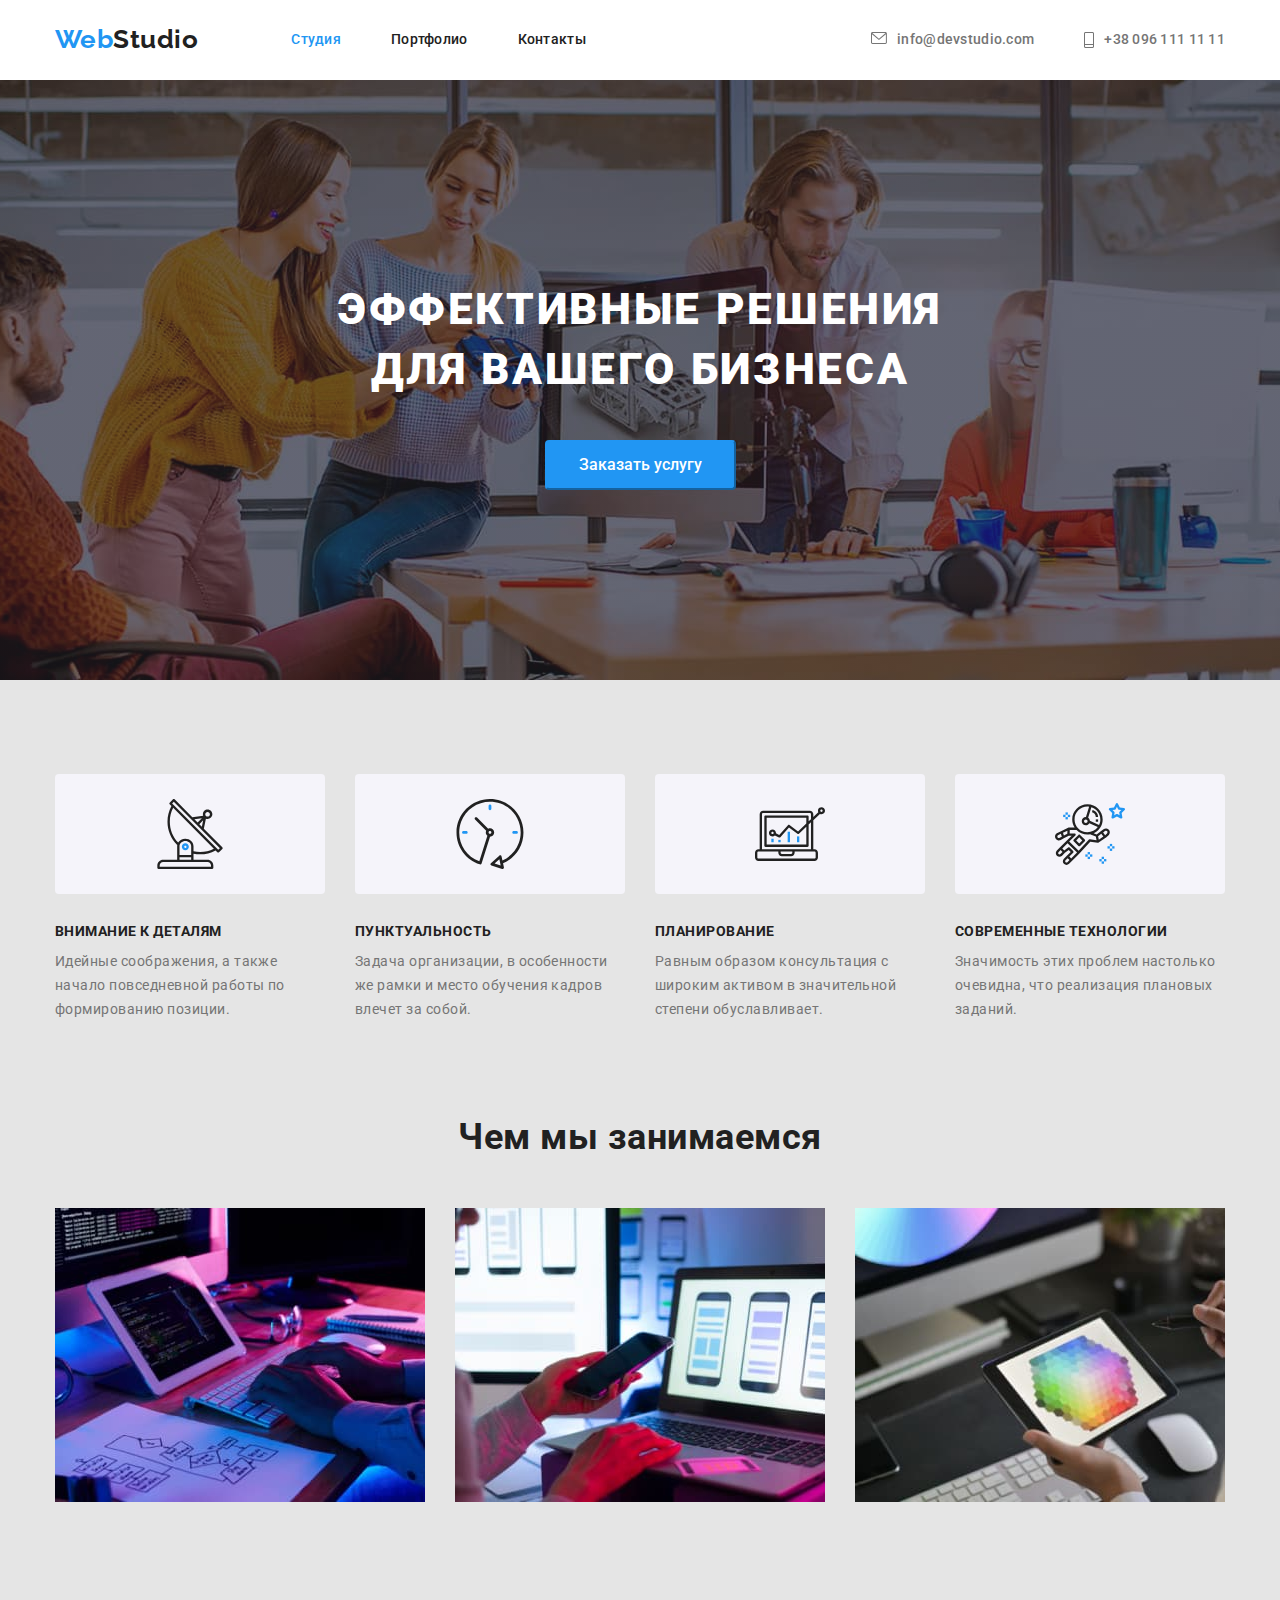
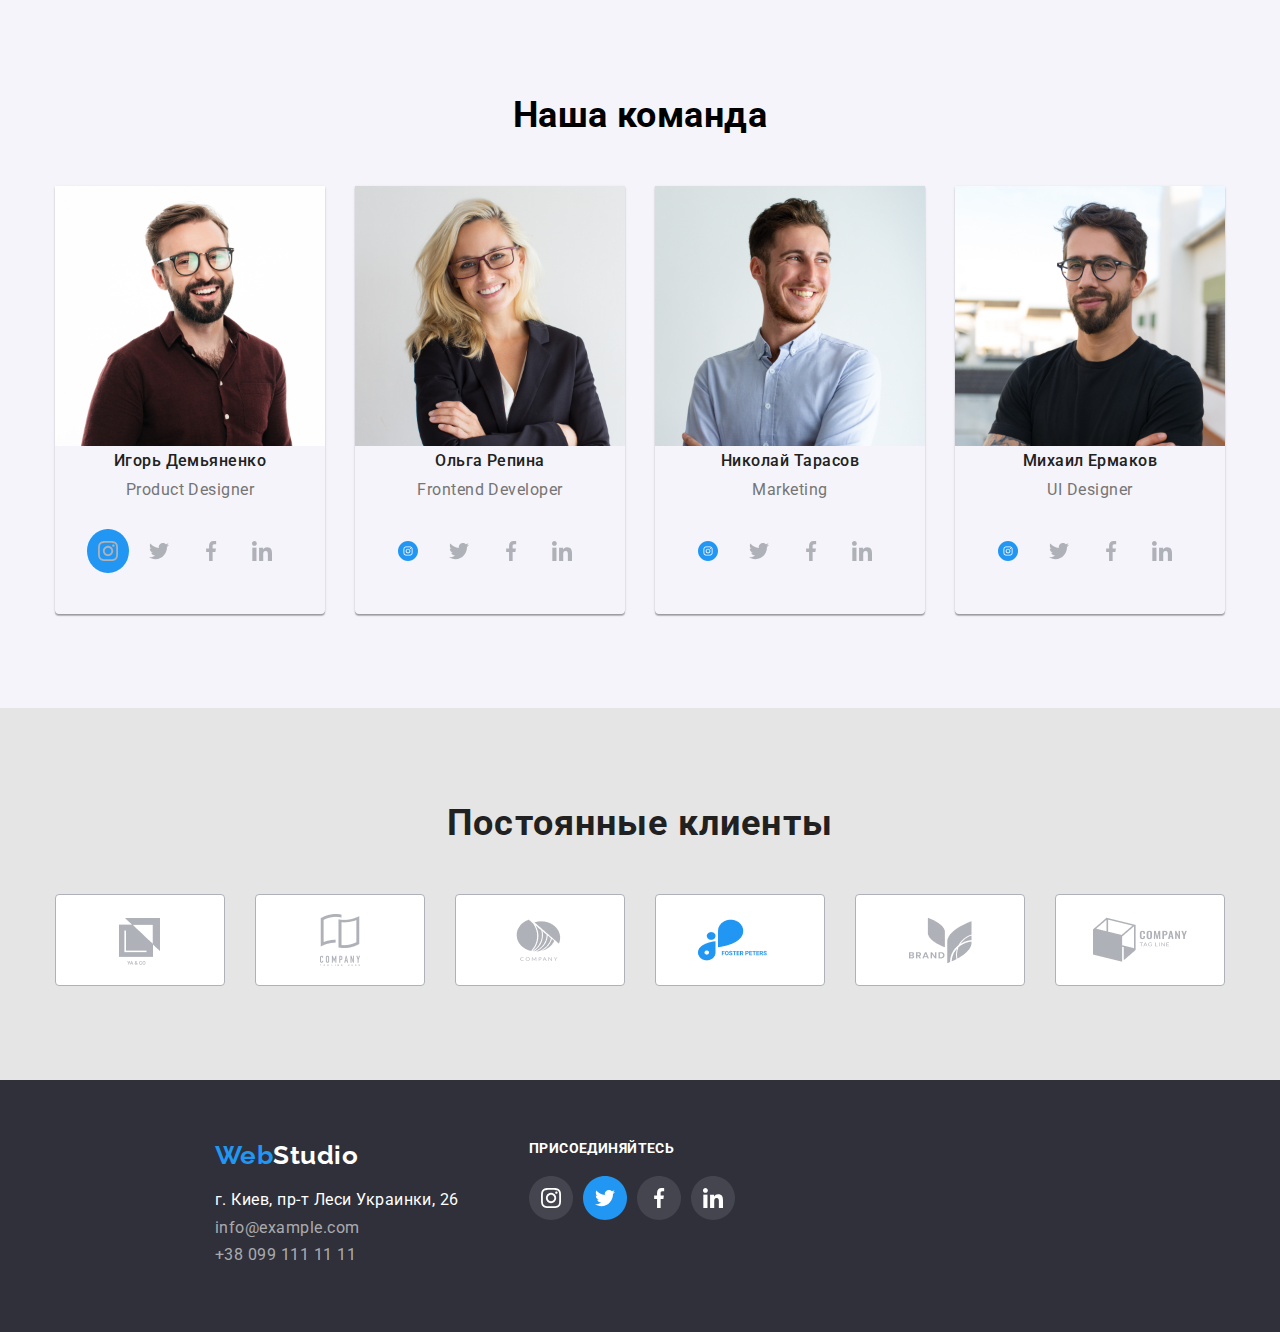
<file: index.html>
<!DOCTYPE html>
<html lang="ru">
    <head>
        <meta charset="UTF-8" />
        <meta http-equiv="X-UA-Compatible" content="IE=edge" />
        <meta name="viewport" content="width=device-width, initial-scale=1.0" />
        <title>WebStudio</title>
        <!-- Normalizer -->
        <link
            rel="stylesheet"
            href="https://cdnjs.cloudflare.com/ajax/libs/modern-normalize/1.0.0/modern-normalize.min.css"
        />
        <!-- Google-font -->
        <link
            href="https://fonts.googleapis.com/css2?family=Raleway:wght@700&family=Roboto:wght@400;500;700;900&display=swap"
            rel="stylesheet"
        />
        <!-- My css -->
        <link rel="stylesheet" href="/css/styles.css" />
    </head>
    <body>
        <!-- Header -->
        <header class="page-header">
            <div class="container flexy main-nav">
                <nav class="flexy">
                    <a class="logo" href="./index.html">Web<span>Studio</span></a>

                    <ul class="nav list">
                        <li class="items-nav">
                            <a href="./index.html" class="link current">Студия</a>
                        </li>
                        <li class="items-nav">
                            <a href="./portfolio.html" class="link">Портфолио</a>
                        </li>
                        <li class="items-nav">
                            <a href="" class="link">Контакты</a>
                        </li>
                    </ul>
                </nav>

                <address class="contacts-us flexy">
                    <ul class="list-mail list">
                        <li class="contacts-items">
                            <a class="link icon-mail" href="mailto:info@devstudio.com">
                                <svg class="svg-icon-mail">
                                    <use href="./css/sprite.svg#icon-envelope"></use>
                                </svg>
                                <span>info@devstudio.com</span>
                            </a>
                        </li>
                        <li class="contacts-items">
                            <a class="link icon-phone" href="tel:+380961111111">
                                <svg class="svg-icon-phone">
                                    <use href="./css/sprite.svg#icon-smartphone"></use>
                                </svg>
                                <span>+38 096 111 11 11</span>
                            </a>
                        </li>
                    </ul>
                </address>
            </div>
        </header>

        <main>
            <!-- Hero -->
            <section class="hero">
                <h1 class="title-hero">Эффективные решения <br />для вашего бизнеса</h1>
                <button class="btn" data-modal-open>Заказать услугу</button>

                <div class="backdrop is-hidden" data-modal>
                    <form class="modal">
                        <h2 class="title">Оставьте свои данные, мы вам перезвоним</h2>

                        <label class="label">
                            <span class="label-name">Имя</span>
                            <svg class="icon-name" width="12" height="12">
                                <use href="./css/sprite.svg#icon-name"></use>
                            </svg>
                            <input required class="input" type="text" name="name" />
                        </label>

                        <label class="label">
                            <span class="label-name">Телефон</span>
                            <svg class="icon-name" width="13" height="13">
                                <use href="./css/sprite.svg#icon-phone"></use>
                            </svg>
                            <input required class="input" type="text" name="name" />
                        </label>

                        <label class="label">
                            <span class="label-name">Почта</span>
                            <svg class="icon-name" width="15" height="12">
                                <use href="./css/sprite.svg#icon-envelop-black"></use>
                            </svg>
                            <input class="input" type="text" name="name" />
                        </label>

                        <label for="comment" class="label-comment">
                            <span
                                style="position: absolute; top: -127px; left: 0"
                                class="label-name"
                                >Комментарий</span
                            >
                            <textarea
                                class="comment"
                                name="comment"
                                id="comment"
                                placeholder="Введите текст"
                            ></textarea>
                        </label>
                        <!-- Here -->
                        <label class="checkbox" width="425px">
                            <input
                                class="checkbox-input"
                                type="checkbox"
                                name="policy"
                                value="policy"
                            />
                            Соглашаюсь с рассылкой и принимаю
                            <span><a class="policy-link" href="">Условия договора</a></span>
                        </label>

                        <button class="btn-send" data-modal-close>Отправить</button>
                    </form>
                </div>
            </section>

            <!-- feature -->
            <section class="feature-box">
                <ul class="icon-box list">
                    <li class="items">
                        <svg class="i-antena">
                            <use href="./css/sprite.svg#icon-antenna-1"></use>
                        </svg>
                    </li>
                    <li class="items">
                        <svg class="i-clock">
                            <use href="./css/sprite.svg#icon-clock-1"></use>
                        </svg>
                    </li>
                    <li class="items">
                        <svg class="i-diagram">
                            <use href="./css/sprite.svg#icon-diagram"></use>
                        </svg>
                    </li>
                    <li class="items">
                        <svg class="i-clock">
                            <use href="./css/sprite.svg#icon-astronaut-1"></use>
                        </svg>
                    </li>
                </ul>
                <ul class="feature list">
                    <li class="item icon-tarelka">
                        <h3 class="feature-title">Внимание к деталям</h3>
                        <p class="feature-text">
                            Идейные соображения, а также начало повседневной работы по формированию
                            позиции.
                        </p>
                    </li>
                    <li class="item icon-clock">
                        <h3 class="feature-title">Пунктуальность</h3>
                        <p class="feature-text">
                            Задача организации, в особенности же рамки и место обучения кадров
                            влечет за собой.
                        </p>
                    </li>
                    <li class="item icon-diagram">
                        <h3 class="feature-title">Планирование</h3>
                        <p class="feature-text">
                            Равным образом консультация с широким активом в значительной степени
                            обуславливает.
                        </p>
                    </li>
                    <li class="item icon-astronavt">
                        <h3 class="feature-title">Современные технологии</h3>
                        <p class="feature-text">
                            Значимость этих проблем настолько очевидна, что реализация плановых
                            заданий.
                        </p>
                    </li>
                </ul>
            </section>

            <section class="work-section">
                <h2 class="work">Чем мы занимаемся</h2>
                <ul class="list work-list">
                    <li><img class="item" src="./images/img.jpg" alt="Картинка" width="370" /></li>
                    <li>
                        <img class="item" src="./images/img(1).jpg" alt="Картинка" width="370" />
                    </li>
                    <li>
                        <img class="item" src="./images/img(2).jpg" alt="Картинка" width="370" />
                    </li>
                </ul>
            </section>
            <section class="comanda-fon">
                <div class="comanda">
                    <h2 class="our-com">Наша команда</h2>
                    <ul class="list our-com-container">
                        <li class="shadow icon-instagram2">
                            <img
                                class="picture-workers"
                                src="./images/igor.png"
                                alt="Игорь Демьяненко"
                                width="270"
                                height="260"
                            />
                            <h3 class="our-com-title">Игорь Демьяненко</h3>
                            <p class="our-com-text">Product Designer</p>
                            <ul class="box-social list">
                                <li class="first-com">
                                    <a class="sociall-link-first" href="">
                                        <svg class="soc-inst">
                                            <use href="./css/sprite.svg#icon-instagram"></use>
                                        </svg>
                                    </a>
                                </li>
                                <li class="social-com">
                                    <a class="sociall-link" href="">
                                        <svg class="soc-second">
                                            <use href="./css/sprite.svg#icon-twitter"></use>
                                        </svg>
                                    </a>
                                </li>
                                <li class="social-com">
                                    <a class="sociall-link" href="">
                                        <svg class="soc-second">
                                            <use href="./css/sprite.svg#icon-facebook"></use>
                                        </svg>
                                    </a>
                                </li>
                                <li class="social-com">
                                    <a class="sociall-link" href="">
                                        <svg class="soc-second">
                                            <use href="./css/sprite.svg#icon-linkedin"></use>
                                        </svg>
                                    </a>
                                </li>
                            </ul>
                        </li>
                        <li class="shadow icon-social">
                            <img
                                class="picture-workers"
                                src="./images/olga.png"
                                alt="Ольга Репина"
                                width="270"
                                height="260"
                            />
                            <h3 class="our-com-title">Ольга Репина</h3>
                            <p class="our-com-text">Frontend Developer</p>
                            <ul class="box-social list">
                                <li class="social-com">
                                    <a class="sociall-link" href="">
                                        <svg class="soc-second">
                                            <use href="./css/sprite.svg#icon-instagram2"></use>
                                        </svg>
                                    </a>
                                </li>
                                <li class="social-com">
                                    <a class="sociall-link" href="">
                                        <svg class="soc-second">
                                            <use href="./css/sprite.svg#icon-twitter"></use>
                                        </svg>
                                    </a>
                                </li>
                                <li class="social-com">
                                    <a class="sociall-link" href="">
                                        <svg class="soc-second">
                                            <use href="./css/sprite.svg#icon-facebook"></use>
                                        </svg>
                                    </a>
                                </li>
                                <li class="social-com">
                                    <a class="sociall-link" href="">
                                        <svg class="soc-second">
                                            <use href="./css/sprite.svg#icon-linkedin"></use>
                                        </svg>
                                    </a>
                                </li>
                            </ul>
                        </li>
                        <li class="shadow icon-social">
                            <img
                                class="picture-workers"
                                src="./images/nikolay.png"
                                alt="Николай Тарасов"
                                width="270"
                                height="260"
                            />
                            <h3 class="our-com-title">Николай Тарасов</h3>
                            <p class="our-com-text">Marketing</p>
                            <ul class="box-social list">
                                <li class="social-com">
                                    <a href="">
                                        <svg class="soc-second">
                                            <use href="./css/sprite.svg#icon-instagram2"></use>
                                        </svg>
                                    </a>
                                </li>
                                <li class="social-com">
                                    <a href="">
                                        <svg class="soc-second">
                                            <use href="./css/sprite.svg#icon-twitter"></use>
                                        </svg>
                                    </a>
                                </li>
                                <li class="social-com">
                                    <a href="">
                                        <svg class="soc-second">
                                            <use href="./css/sprite.svg#icon-facebook"></use>
                                        </svg>
                                    </a>
                                </li>
                                <li class="social-com">
                                    <a href="">
                                        <svg class="soc-second">
                                            <use href="./css/sprite.svg#icon-linkedin"></use>
                                        </svg>
                                    </a>
                                </li>
                            </ul>
                        </li>
                        <li class="shadow icon-social">
                            <img
                                class="picture-workers"
                                src="./images/misha.png"
                                alt="Михаил Ермаков"
                                width="270"
                                height="260"
                            />
                            <h3 class="our-com-title">Михаил Ермаков</h3>
                            <p class="our-com-text">UI Designer</p>
                            <ul class="box-social list">
                                <li class="social-com">
                                    <a href="">
                                        <svg class="soc-second">
                                            <use href="./css/sprite.svg#icon-instagram2"></use>
                                        </svg>
                                    </a>
                                </li>
                                <li class="social-com">
                                    <a href="">
                                        <svg class="soc-second">
                                            <use href="./css/sprite.svg#icon-twitter"></use>
                                        </svg>
                                    </a>
                                </li>
                                <li class="social-com">
                                    <a href="">
                                        <svg class="soc-second">
                                            <use href="./css/sprite.svg#icon-facebook"></use>
                                        </svg>
                                    </a>
                                </li>
                                <li class="social-com">
                                    <a href="">
                                        <svg class="soc-second">
                                            <use href="./css/sprite.svg#icon-linkedin"></use>
                                        </svg>
                                    </a>
                                </li>
                            </ul>
                        </li>
                    </ul>
                </div>
            </section>
            <section class="clients">
                <h2 class="perm-clients">Постоянные клиенты</h2>
                <ul class="container-clients">
                    <li class="list">
                        <a href="">
                            <img src="./images/Logo1.jpg" alt="Logo" width="106" height="60" />
                        </a>
                    </li>
                    <li class="list">
                        <a class="link-clients" href="">
                            <img src="./images/Logo2.jpg" alt="Logo" width="106" height="60" />
                        </a>
                    </li>
                    <li class="list">
                        <a href="">
                            <img src="./images/Logo3.jpg" alt="Logo" width="106" height="60" />
                        </a>
                    </li>
                    <li class="list">
                        <a href="">
                            <img src="./images/Logo4.jpg" alt="Logo" width="106" height="60" />
                        </a>
                    </li>
                    <li class="list">
                        <a href="">
                            <img src="./images/Logo5.jpg" alt="Logo" width="106" height="60" />
                        </a>
                    </li>
                    <li class="list">
                        <a href="">
                            <img src="./images/Logo6.jpg" alt="Logo" width="106" height="60" />
                        </a>
                    </li>
                </ul>
            </section>
        </main>
        <footer class="footer">
            <div class="main-footer-container">
                <div class="container-footer">
                    <div class="logo-footer">
                        <a class="logo" href="./index.html">Web<span>Studio</span></a>
                    </div>
                    <address class="adress-footer">
                        <ul class="list">
                            <li class="mail-foot">
                                <a
                                    class="link link-footer"
                                    href="https://goo.gl/maps/FmunaXFPp9EdRUmp7"
                                    >г. Киев, пр-т Леси Украинки, 26</a
                                >
                            </li>
                            <li class="link-foot">
                                <a class="link link-footer" href="mailto:info@example.com"
                                    >info@example.com</a
                                >
                            </li>
                            <li class="link-foot">
                                <a class="link link-footer" href="tel:+380931111111"
                                    >+38 099 111 11 11</a
                                >
                            </li>
                        </ul>
                    </address>
                </div>
                <div class="footer-cont2">
                    <p class="join">Присоединяйтесь</p>
                    <ul class="footer-list">
                        <li class="list">
                            <p class="icon-instagram-third"></p>
                        </li>
                        <li class="list">
                            <p class="icon-twitter-second"></p>
                        </li>
                        <li class="list">
                            <p class="icon-facebook-second"></p>
                        </li>
                        <li class="list">
                            <p class="icon-link-second"></p>
                        </li>
                    </ul>
                </div>
            </div>
        </footer>
        <script src="./js/modal.js"></script>
    </body>
</html>
</file>
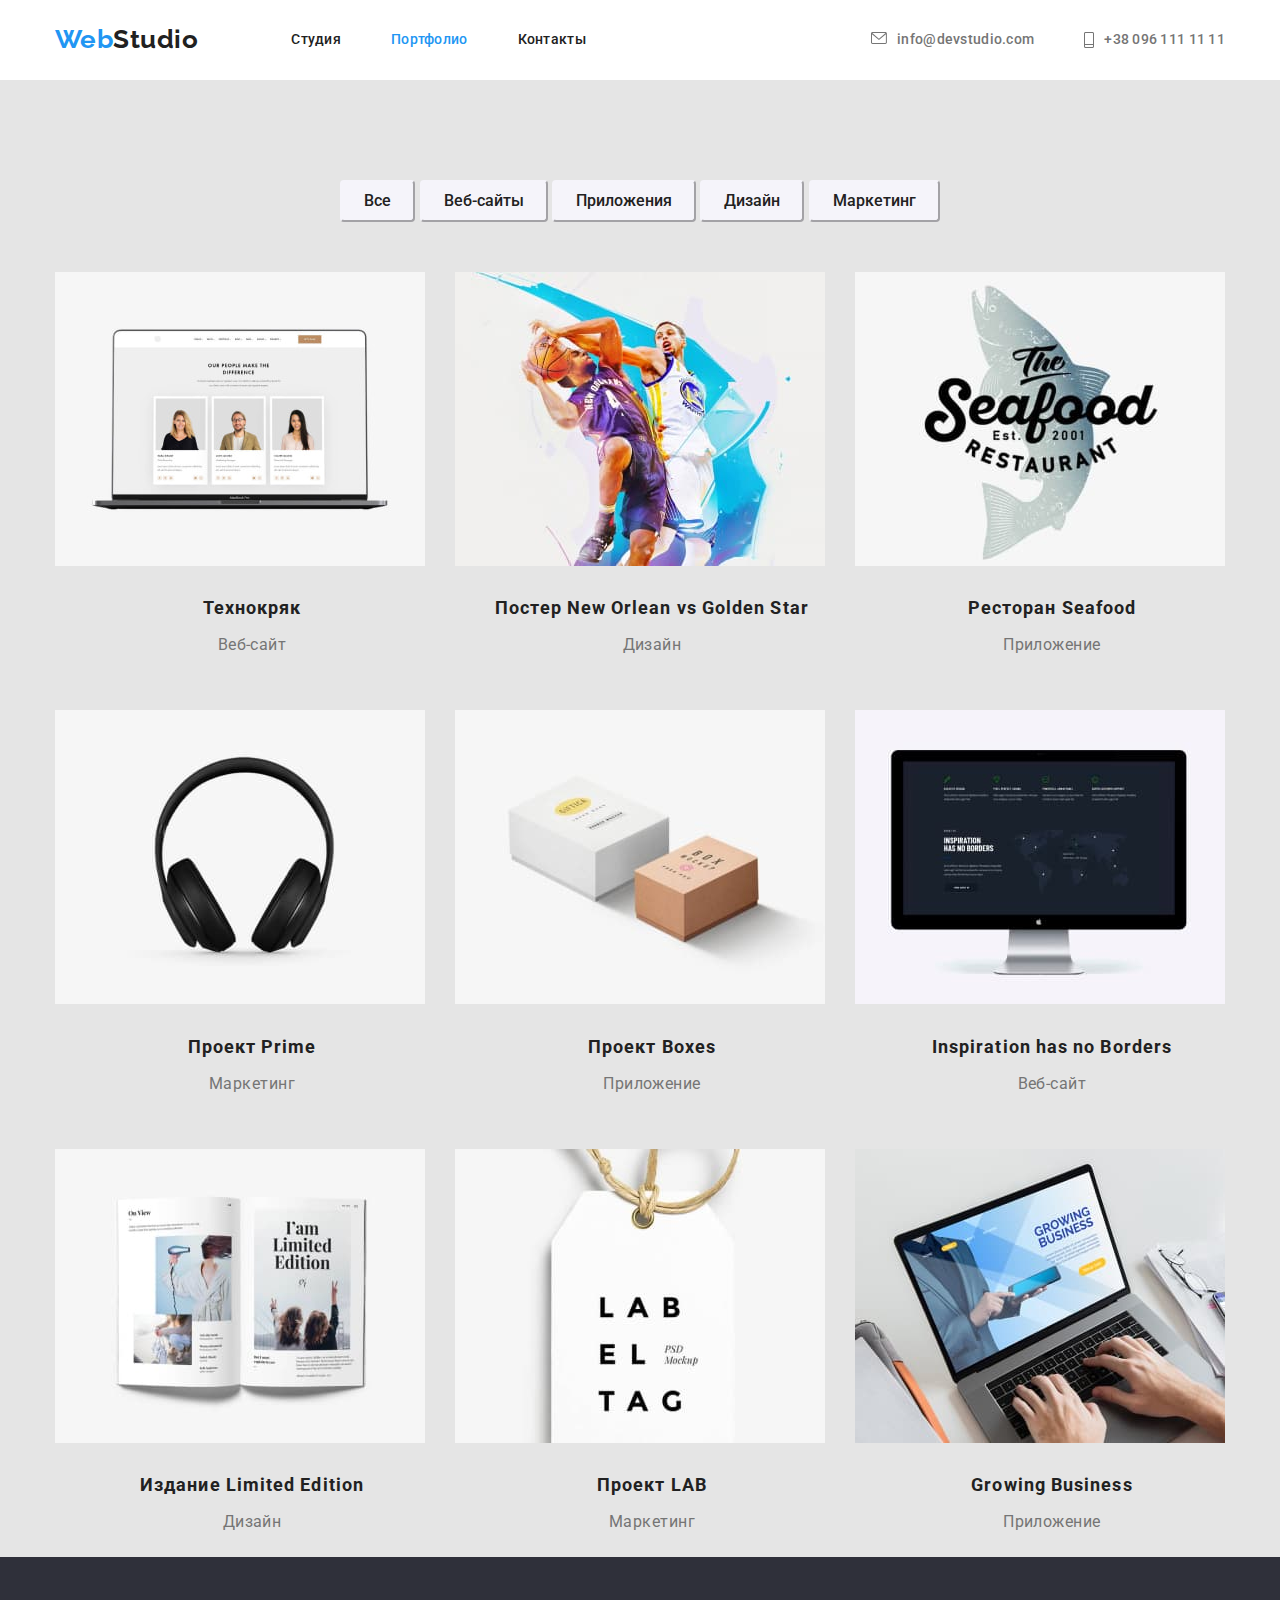
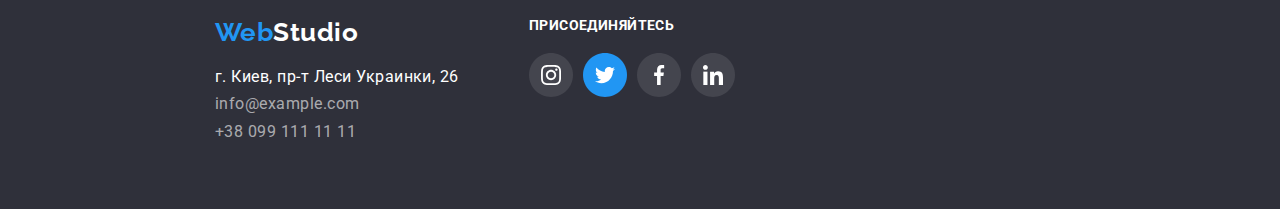
<file: portfolio.html>
<!DOCTYPE html>
<html lang="en">
<head>
    <meta charset="UTF-8">
    <meta http-equiv="X-UA-Compatible" content="IE=edge">
    <meta name="viewport" content="width=device-width, initial-scale=1.0">
    <title>Document</title>
    <!-- Normalizer -->
    <link rel="stylesheet" href="https://cdnjs.cloudflare.com/ajax/libs/modern-normalize/1.0.0/modern-normalize.min.css">
    <!-- Google-font -->
    <link href="https://fonts.googleapis.com/css2?family=Raleway:wght@700&family=Roboto:wght@400;500;700;900&display=swap"
        rel="stylesheet">
    <!-- My css -->
    <link rel="stylesheet" href="./css/styles.css">
</head>

<body>

<header class="page-header">
    <div class="container flexy main-nav">
        <nav class="flexy">
            <a class="logo" href="./index.html">Web<span>Studio</span></a>
            <ul class="nav list">
                <li class="items-nav">
                    <a href="./index.html" class="link">Студия</a>
                </li>
                <li class="items-nav">
                    <a href="./portfolio.html" class="link current">Портфолио</a>
                </li>
                <li class="items-nav">
                    <a href="" class="link">Контакты</a>
                </li>
            </ul>
        </nav>
        <address class="contacts-us flexy">
            <ul class="list-mail list">
                <li class="contacts-items"><a class="link icon-mail" href="mailto:info@devstudio.com">
                        <svg class="svg-icon-mail" width="16" hight="12">
                            <use href="./css/sprite.svg#icon-envelope"></use>
                        </svg>info@devstudio.com</a></li>
                <li class="contacts-items"><a class="link icon-phone" href="tel:+380961111111">
                        <svg class="svg-icon-phone" width="10" hight="16">
                            <use href="./css/sprite.svg#icon-smartphone"></use>
                        </svg>+38 096 111 11 11</a></li>
            </ul>
        </address>
    </div>
</header>

    <main>
            <!-- container -->
        <div class="container-examples">
            <!-- Фильтр -->
            <div class="btnn">
                <button class="butn" type="button">Все</button>
                <button class="butn" type="button">Веб-сайты</button>
                <button class="butn" type="button">Приложения</button>
                <button class="butn" type="button">Дизайн</button>
                <button class="butn" type="button">Маркетинг</button>
            </div>
            <!-- Работы -->
         <section class="examples-section">
            <ul class="list examples-list">
                <li class="examples">
                    <a class="link hhh" href="">
                        <div class="project-thumb">
                            <img class="picture" src="./images/technokryak.jpg" width="370" alt="Технокряк">
                            <p class="project-description">
                                Ресурс предлагает комплексные предложения с разным уровнем функционала и сервисов. Все это позволит посетителю получить исчерпывающие сведения о компании или частном лице.
                            </p>
                        </div>
                    <h2 class="examples-title">Технокряк</h2>
                    <p class="examlpes-text">Веб-сайт</p></a>  
                </li>
                <li class="examples">
                    <a class="link hhh" href="">
                        <div class="project-thumb">
                            <img class="picture" src="./images/New-Orlean.jpg" width="370" alt="Постер New Orlean vs Golden Star">
                            <p class="project-description">
                                Ресурс предлагает комплексные предложения с разным уровнем функционала и сервисов. Все это позволит посетителю получить исчерпывающие сведения о компании или частном лице.
                            </p>
                        </div>
                    <h2 class="examples-title">Постер New Orlean vs Golden Star</h2>
                    <p class="examlpes-text">Дизайн</p></a>
                </li>
                <li class="examples">
                    <a class="link hhh" href="">
                        <div class="project-thumb">
                            <img class="picture" src="./images/Seafood.jpg" width="370" alt="Ресторан Seafood">
                            <p class="project-description">
                                Ресурс предлагает комплексные предложения с разным уровнем функционала и сервисов. Все это позволит посетителю получить исчерпывающие сведения о компании или частном лице.
                            </p>
                        </div>
                    <h2 class="examples-title">Ресторан Seafood</h2>
                    <p class="examlpes-text">Приложение</p></a>
                </li>
                <li class="examples">
                    <a class="link hhh" href="">
                        <div class="project-thumb">
                            <img class="picture" src="./images/Prime.jpg" width="370" alt="Проект Prime">
                            <p class="project-description">
                                Ресурс предлагает комплексные предложения с разным уровнем функционала и сервисов. Все это позволит посетителю получить исчерпывающие сведения о компании или частном лице.
                            </p>
                        </div>
                    <h2 class="examples-title">Проект Prime</h2>
                    <p class="examlpes-text">Маркетинг</p></a>
                </li>
                <li class="examples">
                    <a class="link hhh" href="">
                        <div class="project-thumb">
                            <img class="picture" src="./images/Boxes.jpg" width="370" alt="Проект Boxes">
                            <p class="project-description">
                                Ресурс предлагает комплексные предложения с разным уровнем функционала и сервисов. Все это позволит посетителю получить исчерпывающие сведения о компании или частном лице.
                            </p>
                        </div>
                    <h2 class="examples-title">Проект Boxes</h2>
                    <p class="examlpes-text">Приложение</p></a>
                </li>
                <li class="examples">
                    <a class="link hhh" href="">
                        <div class="project-thumb">
                            <img class="picture" src="./images/IhnB.jpg" width="370" alt="Inspiration has no Borders">
                            <p class="project-description">
                                Ресурс предлагает комплексные предложения с разным уровнем функционала и сервисов. Все это позволит посетителю получить исчерпывающие сведения о компании или частном лице.
                            </p>
                        </div>
                    <h2 class="examples-title">Inspiration has no Borders</h2>
                    <p class="examlpes-text">Веб-сайт</p></a>
                </li>
                <li class="examples">
                    <a class="link hhh" href="">
                    <div class="project-thumb">
                            <img class="picture" src="./images/LimEdition.jpg" width="370" alt="Издание Limited Edition">
                            <p class="project-description">
                                Ресурс предлагает комплексные предложения с разным уровнем функционала и сервисов. Все это позволит посетителю получить исчерпывающие сведения о компании или частном лице.
                            </p>
                        </div>
                    <h2 class="examples-title">Издание Limited Edition</h2>
                    <p class="examlpes-text">Дизайн</p></a>
                </li>
                <li class="examples">
                    <a class="link hhh" href="">
                        <div class="project-thumb">
                            <img class="picture" src="./images/LAB.jpg" width="370" alt="Проект LAB">
                            <p class="project-description">
                                Ресурс предлагает комплексные предложения с разным уровнем функционала и сервисов. Все это позволит посетителю получить исчерпывающие сведения о компании или частном лице.
                            </p>
                        </div>
                    <h2 class="examples-title">Проект LAB</h2>
                    <p class="examlpes-text">Маркетинг</p></a>
                </li>
                <li class="examples">
                    <a class="link hhh" href="">
                        <div class="project-thumb">
                            <img class="picture" src="./images/Growinbusiness.jpg" width="370" alt="Growing Business">
                            <p class="project-description">
                                Ресурс предлагает комплексные предложения с разным уровнем функционала и сервисов. Все это позволит посетителю получить исчерпывающие сведения о компании или частном лице.
                            </p>
                        </div>
                    <h2 class="examples-title">Growing Business</h2>
                    <p class="examlpes-text">Приложение</p></a>
                </li>
            </ul>
        </section>
        </div>
    </main>
    
    <footer class="footer">
        <div class="main-footer-container">
            <div class="container-footer">
                <div class="logo-footer">
                    <a class="logo" href="./index.html">Web<span>Studio</span></a>
                </div>
                <address class="adress-footer">
                    <ul class="list">
                        <li class="mail-foot"><a class="link link-footer" href="https://goo.gl/maps/FmunaXFPp9EdRUmp7">г.
                                Киев, пр-т Леси Украинки, 26</a></li>
                        <li class="link-foot"><a class="link link-footer"
                                href="mailto:info@example.com">info@example.com</a></li>
                        <li class="link-foot"><a class="link link-footer" href="tel:+380931111111">+38 099 111 11 11</a>
                        </li>
                    </ul>
                </address>
            </div>
            <div class="footer-cont2">
                <p class="join">
                    Присоединяйтесь
                </p>
                <ul class="footer-list">
                    <li class="list">
                        <p class="icon-instagram-third"></p>
                    </li>
                    <li class="list">
                        <p class="icon-twitter-second"></p>
                    </li>
                    <li class="list">
                        <p class="icon-facebook-second"></p>
                    </li>
                    <li class="list">
                        <p class="icon-link-second"></p>
                    </li>
                </ul>
            </div>
        </div>
    </footer>

</body>
</html>
</file>
<file: css/styles.css>
/* героя background: #2F303A*/
/* background: #E5E5E5 */
/* основной color: #757575 */
/* вторичный и ссылки color: #212121 */
/* выделенная ссылка color: #2196F3 */
:root {
    --primary-text-color: #757575;
    --secondary-text: #212121;
    --accent-color: #2196f3;
    --main-font: 'Roboto';
    --background-main: #e5e5e5;
    --pure-white: #ffffff;
    --background-hero: #2f303a;
    --background-our-com: #f5f4fa;
    --background-radio-button: #f5f4fa;
    --background-footer: #2f303a;

    --cubic-hover: cubic-bezier(0.4, 0, 0.2, 1);
}

html {
    box-sizing: border-box;
}

*,
*::before,
*::after {
    box-sizing: inherit;
    margin: 0;
    padding: 0;
}

body {
    font-family: var(--main-font);
    background-color: var(--background-main);
    letter-spacing: 0.03em;
}
textarea {
    resize: none;
}

/* Утилиты */
.list-mail .link {
    display: inline-flex;
    padding-top: 32px;
    padding-bottom: 32px;

    font-weight: 500;
    font-size: 14px;
    line-height: 1.14;
    letter-spacing: 0.02em;

    color: #757575;
}
.nav .link {
    display: block;
    padding-top: 32px;
    padding-bottom: 32px;

    font-weight: 500;
    font-size: 14px;
    line-height: 1.14;
    letter-spacing: 0.02em;
    color: var(--secondary-text);
}
.list {
    list-style: none;
    margin-top: 0;
}

.link {
    text-decoration: none;
    font-style: normal;
}

.link:hover,
.icon-mail,
.link:focus {
    color: var(--accent-color);
}
.icon-mail:hover .svg-icon-mail {
    fill: var(--accent-color);
}
.icon-phone:hover .svg-icon-phone {
    fill: var(--accent-color);
}
.list .current {
    color: var(--accent-color);
}
/* Полоска под меню */
.nav .link {
    position: relative;
}
.nav .link::after {
    position: absolute;
    display: block;
    width: 100%;
    bottom: 0;
    right: 0;
    content: '';
    height: 4px;
    background-color: var(--accent-color);
    border-radius: 50%;
    transform: scaleX(0);
    transition: transform 250ms var(--cubic-hover);
}
.nav .link:hover::after {
    transform: scaleX(1);
}

/* Header */
.logo {
    text-decoration: none;
    font-family: 'Raleway';
    font-weight: 700;
    font-size: 26px;
    line-height: 1.19;
    padding-top: 24px;

    color: var(--accent-color);
}
.logo > span {
    font-family: 'Raleway';
    font-style: normal;
    font-weight: 700;
    font-size: 26px;
    line-height: 1.19;
    color: var(--secondary-text);
}
.page-header {
    background-color: var(--pure-white);
}
.nav,
.list-mail,
.flexy {
    display: flex;
    /* align-items: center; */
}
.list-mail .icon-phone {
    display: flex;
    justify-items: baseline;
    text-align: right;
}
.contacts-items {
    display: flex;
    justify-items: center;
    align-items: baseline;
}
/* Иконка через svg */
.svg-icon-mail {
    width: 16px;
    height: 12px;
    margin-right: 10px;
    fill: #757575;
}
.svg-icon-mail:hover {
    fill: #2196f3;
}
.svg-icon-phone {
    width: 10px;
    height: 16px;
    margin-right: 10px;
    fill: #757575;
}

.svg-icon-phone:hover {
    fill: #2196f3;
}

/* Иконка с помощью ::before */

/* .icon-mail{
    display: inline-flex;;
    padding: 0;

} */
/* .icon-mail::before{
    display: inline-flex;
    content: '';
    width: 16px;
    height: 12px;
    background-image: url('../images/envelope.svg');
    margin-right: 10px;
} */
/* .icon-mail:hover::before {
    display: inline-flex;
    content: '';
    width: 16px;
    height: 12px;
    background-image: url('../images/envelope\ \(hover\).svg');
    margin-right: 10px;
  } */
/* .icon-phone::before {
    display: inline-flex;
    content: '';
    width: 10px;
    height: 16px;
    background-image: url('../images/smartphone.svg');
    justify-content: center;
    margin-right: 10px;
} */
.nav {
    margin-left: 93px;
}
.contacts-items:not(:last-child),
.items-nav:not(:last-child) {
    margin-right: 50px;
}

.icon-mail {
    align-items: baseline;
}
.contacts-us {
    margin-left: auto;
}
.container {
    margin-left: auto;
    margin-right: auto;
    width: 1170px;
}

.hero {
    max-width: 1600px;
    height: 600px;
    margin-left: auto;
    margin-right: auto;

    background-image: linear-gradient(to right, rgba(47, 48, 58, 0.4), rgba(47, 48, 58, 0.4)),
        url(../images/Hero.jpg);
    background-repeat: no-repeat;
    background-size: cover;
    background-position: center;
    background-color: #c4c4c4;

    text-align: center;
    margin-top: 0;
    margin-bottom: 94px;
}
.title-hero {
    font-weight: 900;
    font-size: 44px;
    line-height: 1.36;
    letter-spacing: 0.06em;
    text-transform: uppercase;
    color: var(--pure-white);
    padding-top: 200px;
    padding-bottom: 40px;

    margin-top: 0;

    margin-bottom: 0;
}

.btn {
    font-weight: 500;
    font-size: 16px;
    line-height: 1.62;
    color: white;
    background: #2196f3;
    border-color: var(--accent-color);
    border-radius: 4px;
    padding: 10px 32px;
}
/* Modal */
.backdrop {
    position: fixed;
    top: 0;
    left: 0;
    width: 100%;
    height: 100%;
    background-color: rgb(126, 119, 119, 0.5);
    /* opacity: 0; */
}
.backdrop.is-hidden {
    opacity: 0;
    pointer-events: none;
}
.backdrop.is-hidden .modal {
    transform: translate(-50%, -50%) scale(0.8);
    opacity: 0;
}
.modal {
    position: absolute;
    top: 50%;
    left: 50%;
    transform: translate(-50%, -50%);

    width: 528px;
    height: 581px;
    background: #ffffff;
    box-shadow: 0px 1px 3px rgba(0, 0, 0, 0.12), 0px 1px 1px rgba(0, 0, 0, 0.14),
        0px 2px 1px rgba(0, 0, 0, 0.2);
    border-radius: 4px;

    padding: 40px;

    transform: translate(-50%, -50%) scale(1);
    opacity: 1;

    transition: transform 300ms linear, scale 300ms linear, opacity 300ms linear;
}

.modal .title {
    font-weight: 700;
    font-size: 20px;
    line-height: 1.15;
    text-align: center;
    margin-bottom: 30px;

    color: #212121;
}

.comment {
    padding: 12px 16px;
    width: 448px;
    height: 120px;
    border: 1px solid rgba(33, 33, 33, 0.2);
    border-radius: 4px;
}
.comment::placeholder {
    font-weight: 400;
    font-size: 12px;
    line-height: 14px;
    letter-spacing: 0.01em;

    color: rgba(117, 117, 117, 0.5);
}
.label {
    position: relative;
    /* display: inline-block; */
    width: 100%;
    height: 40px;
    /* margin-right: auto;
  margin-left: auto; */
    margin-bottom: 40px;
}
.label-name {
    position: absolute;
    top: -28px;
    left: 0;
    /* transform: translateY(calc(-100% - 4px)); */

    font-weight: 400;
    font-size: 12px;
    line-height: 1.17;

    letter-spacing: 0.01em;

    color: #757575;
}
.label-comment {
    position: relative;
    font-weight: 400;
    font-size: 12px;
    line-height: 1.17;

    letter-spacing: 0.01em;

    color: #757575;
}
.input {
    /* display: inline-block; */
    /* position: relative; */
    width: 100%;
    height: 40px;
    margin-bottom: 28px;
    padding-left: 42px;
    border: 1px solid rgba(33, 33, 33, 0.2);
    border-radius: 4px;
}
.icon-name {
    position: absolute;
    top: 50%;
    transform: translateY(-50%);
    left: 15px;
}
.policy-link {
    font-weight: 400;
    font-size: 14px;
    line-height: 1.71;
    color: #2196f3;
}
.checkbox {
    position: relative;
    display: inline-block;

    font-weight: 400;
    font-size: 14px;
    line-height: 1.71;

    color: #757575;
}
.checkbox-input {
    position: absolute;

    /* -webkit-appearance: none;
  -moz-appearance: none;
  appearance: none; */
}
.checkbox-input:checked > .checkbox::before {
    content: '';
    width: 16px;
    height: 15px;
    margin-right: 8.38px;
    display: inline-block;
    outline: 1px solid red;
    background-image: url('../css/sprite.svg#icon-check');
}
.checkbox::before {
    display: inline-block;
    content: '';
    width: 16px;
    height: 15px;
    margin-right: 8.38px;
    background-image: url('../css/sprite.svg#icon-name');
    background-color: var(--primary-text-color);
}
/* .custom-box {
  display: inline-block;
  width: 16px;
  height: 15px;

  background-image: url('../css/sprite.svg#icon-checkbox');
} */
.btn-send {
    margin-top: 25px;
    font-weight: 700;
    font-size: 16px;
    line-height: 1.88;
    align-items: center;
    text-align: center;
    letter-spacing: 0.06em;
    color: #ffffff;
    padding: 10px 55px;
    background-color: #2196f3;
    box-shadow: 0px 4px 4px rgba(0, 0, 0, 0.15);
    border-radius: 4px;
    border: 0px;
}
/* End of Modal */
.feature {
    display: flex;
    width: 1170px;
    margin-right: auto;
    margin-left: auto;
    margin-bottom: 94px;
}
.feature-title {
    margin-top: 0;
    margin-bottom: 10px;
    font-weight: 700;
    font-size: 14px;
    line-height: 1.14;
    text-transform: uppercase;
    color: var(--secondary-text);
}
.feature-box {
    display: block;
    background-color: var(--background-main);
}

.icon-box {
    display: flex;
    width: 1170px;
    height: 120px;

    margin-right: auto;
    margin-left: auto;
    margin-bottom: 30px;
    background-color: var(--background-main);
    border-radius: 4px;
}
.icon-box .items {
    display: flex;
    width: 270px;
    height: 120px;
    background-color: var(--background-radio-button);
    border-radius: 4px;
    padding: 25px;
    margin-right: 30px;
    justify-content: center;
}
.feature .item {
    width: 270px;
    margin-right: 30px;
}
.feature .item:last-child {
    margin-right: 0;
}
/* .feature .item::before{
        display: block;
        content: '';
        height: 120px;
        margin-bottom: 30px;
        background-size: contain;
        background-repeat: no-repeat;
        background-position: center;
        background-color: #F5F4FA;
        border-radius: 4px;
} */

/* .icon-tarelka{
        background-image: url('../images/antenna\ 1.svg');
        border-color: #2196f3;
        background-size: 65px;
} */
/* .i-antena{
    width: 65.32px;
    height: 70px; 
   
}
.i-clock{
    width: 66.96px;
    height: 70px;
}
.i-diagram{
    width: 70px;
    height: 70px;
} */

/* .icon-clock::before{
        background-image: url('../images/clock\ 1.svg');
}
.icon-diagram::before {
    background-image: url('../images/diagram\ 1.png');
}
.icon-astronavt::before {
    background-image: url('../images/astronaut\ 1.svg');
} */
.feature-text {
    margin-top: 0;
    margin-bottom: 0;

    font-weight: 400;
    font-size: 14px;
    line-height: 1.71;
    color: var(--primary-text-color);
}
.work,
.our-com {
    margin-top: 0;
    font-weight: 700;
    font-size: 36px;
    line-height: 1.17;
    text-align: center;
}
.work-list {
    margin-left: auto;
    margin-right: auto;
    display: flex;
    margin-bottom: 94px;
    width: 1170px;
}
.work-list .item {
    margin-right: 30px;
}
.work-section {
    color: var(--secondary-text);
}
.work {
    margin-bottom: 50px;
}

.our-com-title {
    margin-bottom: 10px;

    font-weight: 500;
    font-size: 16px;
    line-height: 1.19;
    text-align: center;
    color: var(--secondary-text);
}
.our-com-container {
    display: flex;
    width: 1170px;
    height: 428px;
    margin-bottom: 94px;
    text-align: center;
    margin-left: auto;
    margin-right: auto;
}
.our-com-text {
    padding-bottom: 30px;
    font-weight: 400;
    font-size: 16px;
    line-height: 1.19;
    text-align: center;
    color: var(--primary-text-color);
}
.shadow {
    margin-right: 30px;
    /* display: flex; */
    box-shadow: 0px 1px 3px rgba(0, 0, 0, 0.12), 0px 1px 1px rgba(0, 0, 0, 0.14),
        0px 2px 1px rgba(0, 0, 0, 0.2);
    border-radius: 0px 0px 4px 4px;
}
.shadow:last-child {
    margin-right: 0;
}
.first-com {
    width: 44px;
    height: 44px;
    justify-content: center;
    padding-top: 12px;
    border-radius: 50%;
    background-color: var(--accent-color);
    margin-right: 10px;
}
.first-com:hover {
    background-color: var(--pure-white);
}
.first-com:hover .soc-inst {
    fill: var(--accent-color);
}
.social-com {
    width: 44px;
    height: 44px;
    padding-top: 12px;
    margin-right: 10px;
    border-radius: 50%;

    transition-property: background-color;
    transition-duration: 250ms;
    transition-timing-function: cubic-bezier(0.4, 0, 0.2, 1);
}
.social-com:hover .soc-second {
    fill: var(--pure-white);

    transition-duration: 250ms;
    transition-timing-function: cubic-bezier(0.4, 0, 0.2, 1);
}
.social-com:hover {
    background-color: var(--accent-color);
}
.box-social {
    display: flex;
    width: 206px;
    height: 44px;
    margin-right: auto;
    margin-left: auto;
    /* justify-content: space-between; */
}
.soc-inst {
    width: 20px;
    height: 20px;
    fill: #ffffff;
}
.soc-second {
    width: 20px;
    height: 20px;
    fill: #afb1b8;
}
/* .sociall-link-first:hover{
    background-color: #AFB1B8;
}
.sociall-link-first:hover .soc-inst{
    fill: var(--accent-color);
} */

/* .soc-inst:hover, .soc-inst:focus,
.soc-second:hover{
    fill : var(--accent-color);
    background-color: var(--pure-white);
} */
.soc-twitter {
    width: 20px;
    height: 16.25px;
    fill: #afb1b8;
}

.second.com:last-child {
    margin-right: 0;
}
.btn {
    font-weight: 500;
    font-size: 16px;
    line-height: 1.62;
    color: white;
    background: #2196f3;
    border-radius: 4px;
    padding: 10px 32px;
}
.btn:hover,
.btn:focus {
    color: var(--pure-white);
}
.comanda-fon {
    display: flex;
    padding-top: 94px;
    background-color: var(--background-radio-button);
}
.comanda {
    /* background-color: var(--background-our-com); */
    text-align: center;
    margin-left: auto;
    margin-right: auto;
    width: 1170px;
}
.our-com {
    margin-bottom: 50px;
}

/* Social через ::after */
/* .shadow::after{
        content: '';
        display: block;
        height: 90px;
        
        background-repeat: no-repeat;
}  
.icon{
        display: flex;
        width: 206px;
        height: 44px;
        background-repeat: no-repeat;


        background-image: url('../images/instagram2.svg'),
        url('../images/twitter.svg'),
        url('../images/facebook.svg'),
        url('../images/linkedin.svg');
    background-position: 32px 16px, 98px 29.88px, 157.16px 28px, 206px 28px;
}


.icon-instagram2::after{
    background-image: url('../images/instagram2.svg'),
                      url('../images/twitter.svg'),
                      url('../images/facebook.svg'),
                      url('../images/linkedin.svg');
    background-position: 32px 16px, 98px 29.88px, 157.16px 28px, 206px 28px;                      
    
} 
 .icon-social::after{
    background-image: url('../images/instagram.svg'),
                      url('../images/twitter.svg'),
                      url('../images/facebook.svg'),
                      url('../images/linkedin.svg');
    background-position: 44px 28px, 98px 29.88px, 157.16px 28px, 206px 28px;
} */
/* Clients */
.clients {
    text-align: center;
}
.perm-clients {
    margin-top: 94px;
    margin-bottom: 50px;
    font-weight: 700;
    font-size: 36px;
    line-height: 42px;
    text-align: center;
    letter-spacing: 0.03em;
    color: #212121;
}
.container-clients {
    display: flex;
    width: 1170px;
    margin-right: auto;
    margin-left: auto;
    margin-bottom: 94px;
    justify-content: center;
}
/* .container-clients .link-clients{
        background-color: var(--background-radio-button);
} */
.container-clients .list {
    display: flex;
    background-color: var(--pure-white);
    width: 170px;
    height: 92px;
    padding-top: 16px;
    border: 1px solid #afb1b8;
    border-radius: 4px;
    justify-content: center;
    /* align-content: center; */
}
.container-clients .list:not(:last-child) {
    margin-right: 30px;
}
/* Footer */
.footer {
    background-color: var(--background-footer);
}
.footer .logo > span {
    color: var(--pure-white);
}
.main-footer-container {
    display: flex;
    width: 1600px;
    height: 252px;
    padding-left: 215px;
    padding-top: 60px;
    padding-bottom: 60px;
    margin-right: auto;
    margin-left: auto;
}
.container-footer {
    display: block;
    margin-right: 70px;
}
/* .footer-cont2{
            display: flex;
        } */
.logo-footer {
    margin-bottom: 20px;
}
.footer .list {
    /* display: flex; */
    margin-bottom: 9px;
    padding-left: 0;
}
.mail-foot .link {
    font-style: normal;
    color: var(--pure-white);
}
.mail-foot,
.link-foot {
    margin-bottom: 9px;
}

.link-foot .link {
    font-style: normal;
    color: rgba(255, 255, 255, 0.6);
}
.link-footer:hover,
.link-footer:focus {
    color: var(--accent-color);
}
.footer-list {
    display: flex;
}

.join {
    font-weight: 700;
    font-size: 14px;
    line-height: 16px;
    letter-spacing: 0.03em;
    text-transform: uppercase;
    color: #ffffff;
    margin-bottom: 20px;
}
.icon-instagram-third {
    /* display: flex; */
    width: 44px;
    height: 44px;
    background-image: url('../images/instagram3.svg'), url('../images/Ellipse.svg');
    background-position: center;
    background-repeat: no-repeat;
    margin-right: 10px;
}
.icon-twitter-second {
    /* display: flex; */
    width: 44px;
    height: 44px;
    background-image: url('../images/twitter2.svg'), url('../images/Ellipse2.svg');
    background-position: center;
    background-repeat: no-repeat;
    margin-right: 10px;
}
.icon-facebook-second {
    /* display: flex; */
    width: 44px;
    height: 44px;
    background-image: url('../images/facebook2.svg'), url('../images/Ellipse.svg');
    background-position: center;
    background-repeat: no-repeat;
    margin-right: 10px;
}
.icon-link-second {
    /* display: flex; */
    width: 44px;
    height: 44px;
    background-image: url('../images/linkedin2.svg'), url('../images/Ellipse.svg');
    background-position: center;
    background-repeat: no-repeat;
    margin-right: 10px;
}
/* Portfolio */
.container-examples {
    background-color: var(--background-main);
    /* text-align: center; */
    margin-left: auto;
    margin-right: auto;
    width: 1170px;
    margin-top: 100px;
    margin-bottom: 0;
    text-align: center;
}
.examples {
    /* display: flex; */
    width: calc((100% - 60px) / 3);
}
.examples:not(:nth-child(3n)) {
    margin-right: 30px;
}
.examples:not(:nth-last-child(-n + 3)) {
    margin-bottom: 30px;
}
/* .examples-section{
    
    margin-top: 0;
    margin-bottom: 0;
} */
.examples .picture {
    margin-bottom: 20px;
}
.examples-title {
    margin-top: 0;
    margin-bottom: 4px;
    margin-left: 24px;

    font-weight: 700;
    font-size: 18px;
    line-height: 2;
    letter-spacing: 0.06em;
    color: var(--secondary-text);
}
.examlpes-text {
    margin-top: 0px;
    margin-bottom: 20px;
    margin-left: 24px;

    font-weight: 400;
    font-size: 16px;
    line-height: 1.87;
    color: var(--primary-text-color);
}
.examples-list {
    display: flex;
    flex-wrap: wrap;
}

.btnn {
    margin-top: 0;
    margin-bottom: 50px;
    text-align: center;
}
.butn {
    font-weight: 500;
    font-size: 16px;
    line-height: 1.62;
    color: var(--secondary-text);
    background: var(--background-radio-button);
    border-radius: 4px;
    padding: 6px 22px;
    border-color: var(--background-radio-button);
}
.butn:hover,
.butn:focus {
    color: var(--pure-white);
    background-color: var(--accent-color);
}
.project-thumb {
    position: relative;
    /* overflow: hidden; */
}
.project-description {
    position: absolute;
    top: 0;
    left: 0;
    width: 100%;
    height: 100%;
    margin: 0;
    padding: 63px 24px;

    font-weight: 400;
    font-size: 18px;
    line-height: 1.56;
    color: var(--pure-white);

    background-color: rgba(33, 150, 243, 0.9);

    opacity: 0;
    transform: scale(0.3);
    transition: transform 250ms var(--cubic-hover), opacity 250ms;
}
.hhh:hover .project-description,
.hhh:focus .project-description {
    /* transform: translateY(-100%); */
    transform: scale(1);
    opacity: 1;
}
.hhh:hover {
    color: var(--accent-color);
    box-shadow: 1px 4px 6px rgba(0, 0, 0, 0.16), 0px 4px 4px rgba(0, 0, 0, 0.06),
        0px 1px 1px rgba(0, 0, 0, 0.12);
}
</file>
